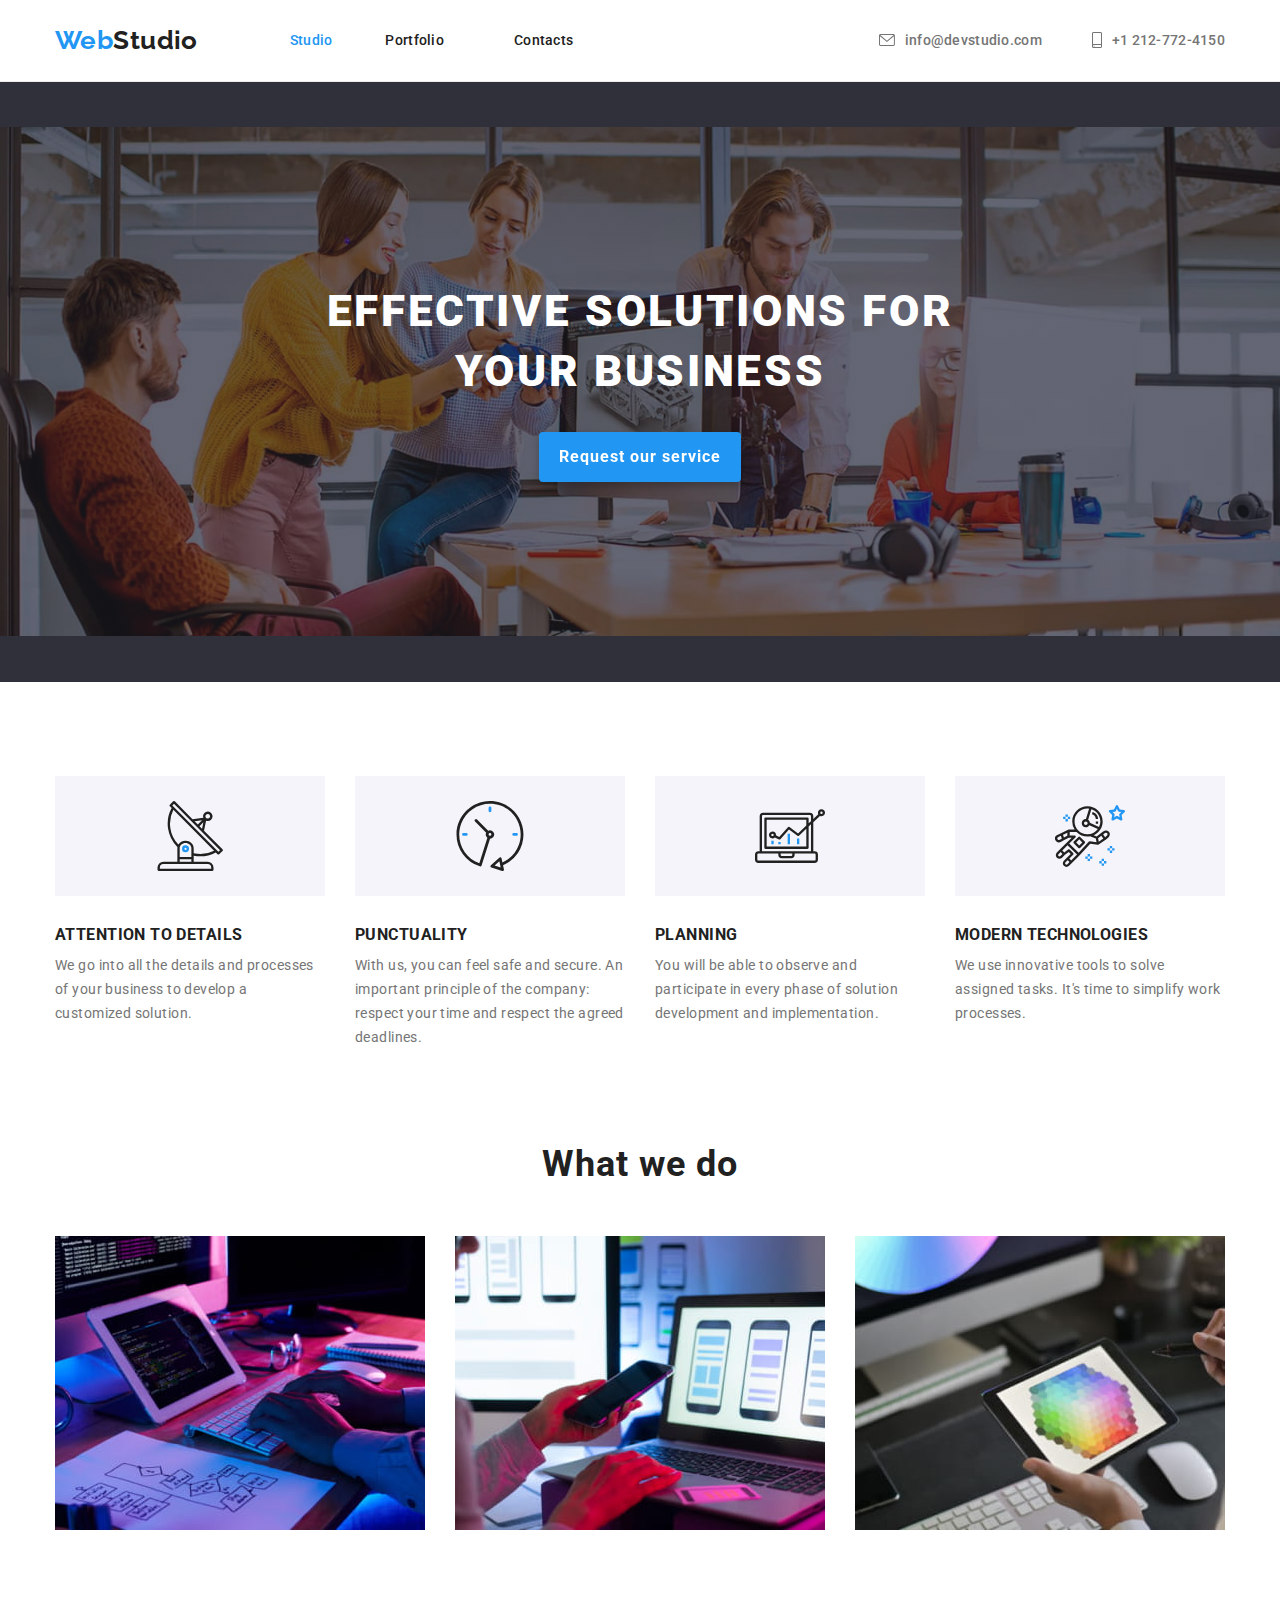
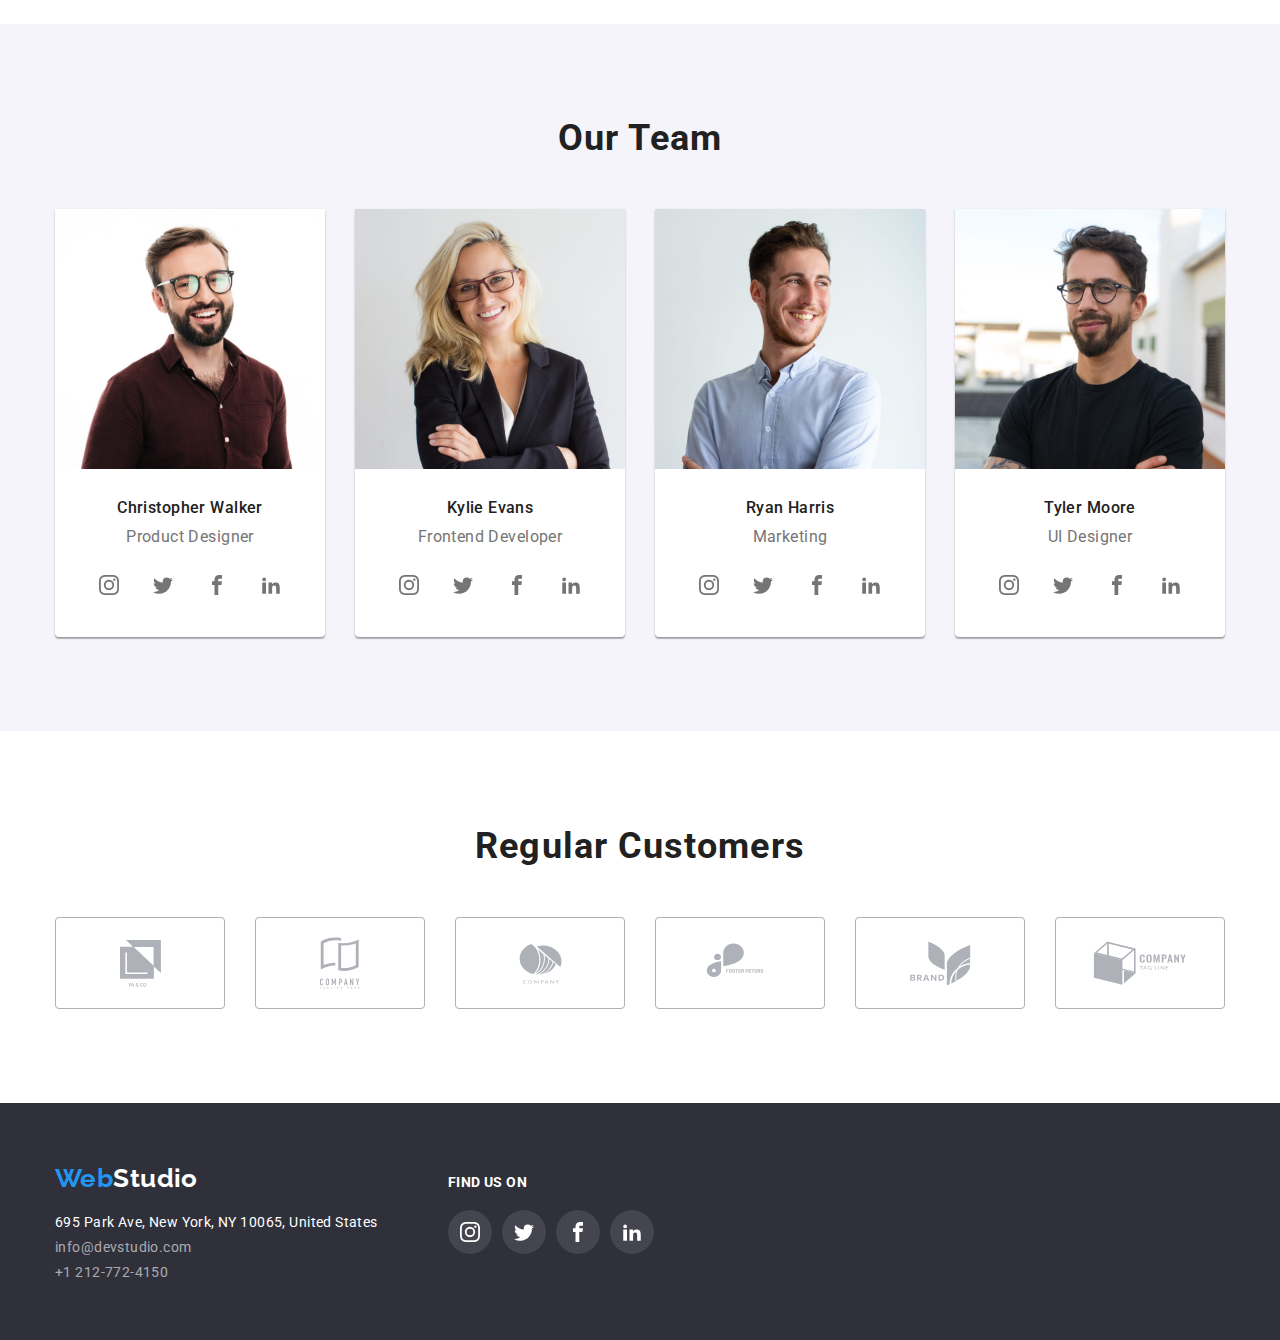
<file: index.html>
<!DOCTYPE html>
<html lang="en">
  <head>
    <meta charset="UTF-8" />
    <meta http-equiv="X-UA-Compatible" content="IE=edge" />
    <meta name="viewport" content="width=device-width, initial-scale=1.0" />
    <title>Studio</title>
    <link rel="preconnect" href="https://fonts.googleapis.com" />
    <link rel="preconnect" href="https://fonts.gstatic.com" crossorigin />
    <link href="https://fonts.googleapis.com/css2?family=Montserrat:wght@400;700&family=Raleway:wght@700&family=Roboto:wght@400;500;700;900&display=swap" rel="stylesheet"/> 
    <link
      rel="stylesheet"
      href="https://cdnjs.cloudflare.com/ajax/libs/modern-normalize/1.0.0/modern-normalize.min.css"
    />
    <link rel="stylesheet" href="./css/styles.css" />
  </head>
  <body>
    <!--------------------- Header -------------------->
    <header class="header">
      <nav class="header-nav container">
        <a href="" class="logo"><span class="logo-span">Web</span>Studio</a>
        <ul class="header-nav-list">
          <li>
            <a href="" class="header-link current">Studio</a>
          </li>
          <li>
            <a href="./portfolio.html" class="header-link" target="_self"
              >Portfolio</a
            >
          </li>
          <li>
            <a href="" class="header-link">Contacts</a>
          </li>
        </ul>
        <div class="header-contacts">
          <a
            href="mailto:info@devstudio.com"
            class="header-link header-contacts-mail"
          >
            <svg class="icon header-contacts-envelope">
              <use href="./images/icons.svg#icon-envelope"></use>
            </svg>
            info@devstudio.com
          </a>
          <a
            href="tel:+12127724150"
            id="test"
            class="header-link header-contacts-phone"
          >
            <svg id="test-svg" class="icon header-contacts-smartphone">
              <use href="./images/icons.svg#icon-smartphone"></use>
            </svg>
            +1 212-772-4150
          </a>
        </div>
      </nav>
    </header>

    <!---------------------- Main content --------------------->
    <main class="main">
      <section class="main-header">
        <h1 class="main-header-title">EFFECTIVE SOLUTIONS FOR YOUR BUSINESS</h1>
        <button type="button" class="main-header-btn">
          Request our service
        </button>
      </section>

      <!-- features -->
      <section class="main-features section">
        <div class="container">
          <h2 class="main-features-header">Features</h2>
          <ul class="main-features-list">
            <li>
              <div>
                <svg>
                  <use href="./images/icons.svg#features-icon-1"></use>
                </svg>
              </div>
              <h3 class="main-features-title">ATTENTION TO DETAILS</h3>
              <p class="main-features-p">
                We go into all the details and processes of your business to
                develop a customized solution.
              </p>
            </li>
            <li>
              <div>
                <svg>
                  <use href="./images/icons.svg#features-icon-2"></use>
                </svg>
              </div>
              <h3 class="main-features-title">PUNCTUALITY</h3>
              <p class="main-features-p">
                With us, you can feel safe and secure. An important principle of
                the company: respect your time and respect the agreed deadlines.
              </p>
            </li>
            <li>
              <div>
                <svg>
                  <use href="./images/icons.svg#features-icon-3"></use>
                </svg>
              </div>
              <h3 class="main-features-title">PLANNING</h3>
              <p class="main-features-p">
                You will be able to observe and participate in every phase of
                solution development and implementation.
              </p>
            </li>
            <li>
              <div>
                <svg>
                  <use href="./images/icons.svg#features-icon-4"></use>
                </svg>
              </div>
              <h3 class="main-features-title">MODERN TECHNOLOGIES</h3>
              <p class="main-features-p">
                We use innovative tools to solve assigned tasks. It's time to
                simplify work processes.
              </p>
            </li>
          </ul>
        </div>
      </section>

      <!-- what we do -->
      <section class="main-what-we-do section">
        <div class="container">
          <h2 class="main-what-we-do-header">What we do</h2>
          <ul class="main-what-we-do-list">
            <li>
              <img
                src="./images/what-we-do-img.jpg"
                alt="programer writing code"
              />
            </li>
            <li>
              <img
                src="./images/what-we-do-img1.jpg"
                alt="programer holding phone"
              />
            </li>
            <li>
              <img
                src="./images/what-we-do-img2.jpg"
                alt="programer holding ipad"
              />
            </li>
          </ul>
        </div>
      </section>

      <!------- our team --------->
      <section class="main-our-team section">
        <div class="container">
          <h2 class="main-our-team-header">Our Team</h2>
          <ul class="main-our-team-list">
            <li>
              <img
                src="./images/our-team-img.jpg"
                alt="picture of Christopher Walker"
              />
              <div>
                <h3 class="main-our-team-title">Christopher Walker</h3>
                <p class="main-our-team-p">Product Designer</p>
              </div>
              <ul class="main-our-team-links social-accounts">
                <li>
                  <a href="" aria-label="instagram link">
                    <svg>
                      <use href="./images/icons.svg#icon-instagram"></use>
                    </svg>
                  </a>
                </li>
                <li>
                  <a href="" aria-label="twitter link">
                    <svg>
                      <use href="./images/icons.svg#icon-twitter"></use>
                    </svg>
                  </a>
                </li>
                <li>
                  <a href="" aria-label="facebook link">
                    <svg>
                      <use href="./images/icons.svg#icon-facebook"></use>
                    </svg>
                  </a>
                </li>
                <li>
                  <a href="" aria-label="linkedin link">
                    <svg>
                      <use href="./images/icons.svg#icon-linkedin"></use>
                    </svg>
                  </a>
                </li>
              </ul>
            </li>
            <li>
              <img src="./images/our-team-img-1.jpg" alt="Kylie Evans photo" />
              <div>
                <h3 class="main-our-team-title">Kylie Evans</h3>
                <p class="main-our-team-p">Frontend Developer</p>
              </div>
              <ul class="main-our-team-links social-accounts">
                <li>
                  <a href="" aria-label="instagram link">
                    <svg>
                      <use href="./images/icons.svg#icon-instagram"></use>
                    </svg>
                  </a>
                </li>
                <li>
                  <a href="" aria-label="twitter link">
                    <svg>
                      <use href="./images/icons.svg#icon-twitter"></use>
                    </svg>
                  </a>
                </li>
                <li>
                  <a href="" aria-label="facebook link">
                    <svg>
                      <use href="./images/icons.svg#icon-facebook"></use>
                    </svg>
                  </a>
                </li>
                <li>
                  <a href="" aria-label="linkedin link">
                    <svg>
                      <use href="./images/icons.svg#icon-linkedin"></use>
                    </svg>
                  </a>
                </li>
              </ul>
            </li>
            <li>
              <img src="./images/our-team-img-2.jpg" alt="Ryan Harris Photo" />
              <div>
                <h3 class="main-our-team-title">Ryan Harris</h3>
                <p class="main-our-team-p">Marketing</p>
              </div>
              <ul class="main-our-team-links social-accounts">
                <li>
                  <a href="" aria-label="instagram link">
                    <svg>
                      <use href="./images/icons.svg#icon-instagram"></use>
                    </svg>
                  </a>
                </li>
                <li>
                  <a href="" aria-label="twitter link">
                    <svg>
                      <use href="./images/icons.svg#icon-twitter"></use>
                    </svg>
                  </a>
                </li>
                <li>
                  <a href="" aria-label="facebook link">
                    <svg>
                      <use href="./images/icons.svg#icon-facebook"></use>
                    </svg>
                  </a>
                </li>
                <li>
                  <a href="" aria-label="linkedin link">
                    <svg>
                      <use href="./images/icons.svg#icon-linkedin"></use>
                    </svg>
                  </a>
                </li>
              </ul>
            </li>
            <li>
              <img src="./images/our-team-img-3.jpg" alt="Tyler Moore photo" />
              <div>
                <h3 class="main-our-team-title">Tyler Moore</h3>
                <p class="main-our-team-p">UI Designer</p>
              </div>
              <ul class="main-our-team-links social-accounts">
                <li>
                  <a href="" aria-label="instagram link">
                    <svg>
                      <use href="./images/icons.svg#icon-instagram"></use>
                    </svg>
                  </a>
                </li>
                <li>
                  <a href="" aria-label="twitter link">
                    <svg>
                      <use href="./images/icons.svg#icon-twitter"></use>
                    </svg>
                  </a>
                </li>
                <li>
                  <a href="">
                    <svg>
                      <use href="./images/icons.svg#icon-facebook"></use>
                    </svg>
                  </a>
                </li>
                <li>
                  <a href="" aria-label="linkedin link">
                    <svg>
                      <use href="./images/icons.svg#icon-linkedin"></use>
                    </svg>
                  </a>
                </li>
              </ul>
            </li>
          </ul>
        </div>
      </section>

      <!-- regular customers --->
      <section class="main-customers section">
        <div class="container">
          <h2>Regular Customers</h2>
          <ul class="main-customers-list">
            <li class="main-customers-icon" aria-label="company-1">
              <a href="">
                <svg>
                  <use href="./images/icons.svg#icon-customers-1"></use>
                </svg>
              </a>
            </li>
            <li class="main-customers-icon" aria-label="company-2">
              <a href="">
                <svg>
                  <use href="./images/icons.svg#icon-customers-2"></use>
                </svg>
              </a>
            </li>
            <li class="main-customers-icon" aria-label="company-3">
              <a href="">
                <svg>
                  <use href="./images/icons.svg#icon-customers-3"></use>
                </svg>
              </a>
            </li>
            <li class="main-customers-icon" aria-label="company-4">
              <a href="">
                <svg>
                  <use href="./images/icons.svg#icon-customers-4"></use>
                </svg>
              </a>
            </li>
            <li class="main-customers-icon" aria-label="company-5">
              <a href="">
                <svg>
                  <use href="./images/icons.svg#icon-customers-5"></use>
                </svg>
              </a>
            </li>
            <li class="main-customers-icon" aria-label="company-6">
              <a href="">
                <svg>
                  <use href="./images/icons.svg#icon-customers-6"></use>
                </svg>
              </a>
            </li>
          </ul>
        </div>
      </section>
    </main>

    <!------------------------- footer ---------------------->
    <footer class="footer">
      <div class="container">
        <div class="footer-box">
          <a href="" class="logo"><span class="logo-span">Web</span>Studio</a>
          <address>
            <ul class="footer-address-list">
              <li>
                <a
                  href="https://goo.gl/maps/p9hUCcMR8sWm7efz9"
                  class="footer-address"
                  target="_blank"
                  rel="noopener noreferrer"
                >
                  695 Park Ave, New York, NY 10065, <span>United States</span>
                </a>
              </li>
              <li>
                <a href="mailto:info@devstudio.com" class="footer-contact"
                  >info@devstudio.com</a
                >
              </li>
              <li>
                <a href="tel:+12127724150" class="footer-contact"
                  >+1 212-772-4150</a
                >
              </li>
            </ul>
          </address>
        </div>
        <div class="footer-social-accounts">
          <p>Find us on</p>
          <ul class="social-accounts">
            <li>
              <a href="" aria-label="instagram link">
                <svg>
                  <use href="./images/icons.svg#icon-instagram"></use>
                </svg>
              </a>
            </li>
            <li>
              <a href="" aria-label="twitter link">
                <svg>
                  <use href="./images/icons.svg#icon-twitter"></use>
                </svg>
              </a>
            </li>
            <li>
              <a href="" aria-label="facebook link">
                <svg>
                  <use href="./images/icons.svg#icon-facebook"></use>
                </svg>
              </a>
            </li>
            <li>
              <a href="" aria-label="linkedin link">
                <svg>
                  <use href="./images/icons.svg#icon-linkedin"></use>
                </svg>
              </a>
            </li>
          </ul>
        </div>
      </div>
    </footer>
  </body>
</html>
</file>
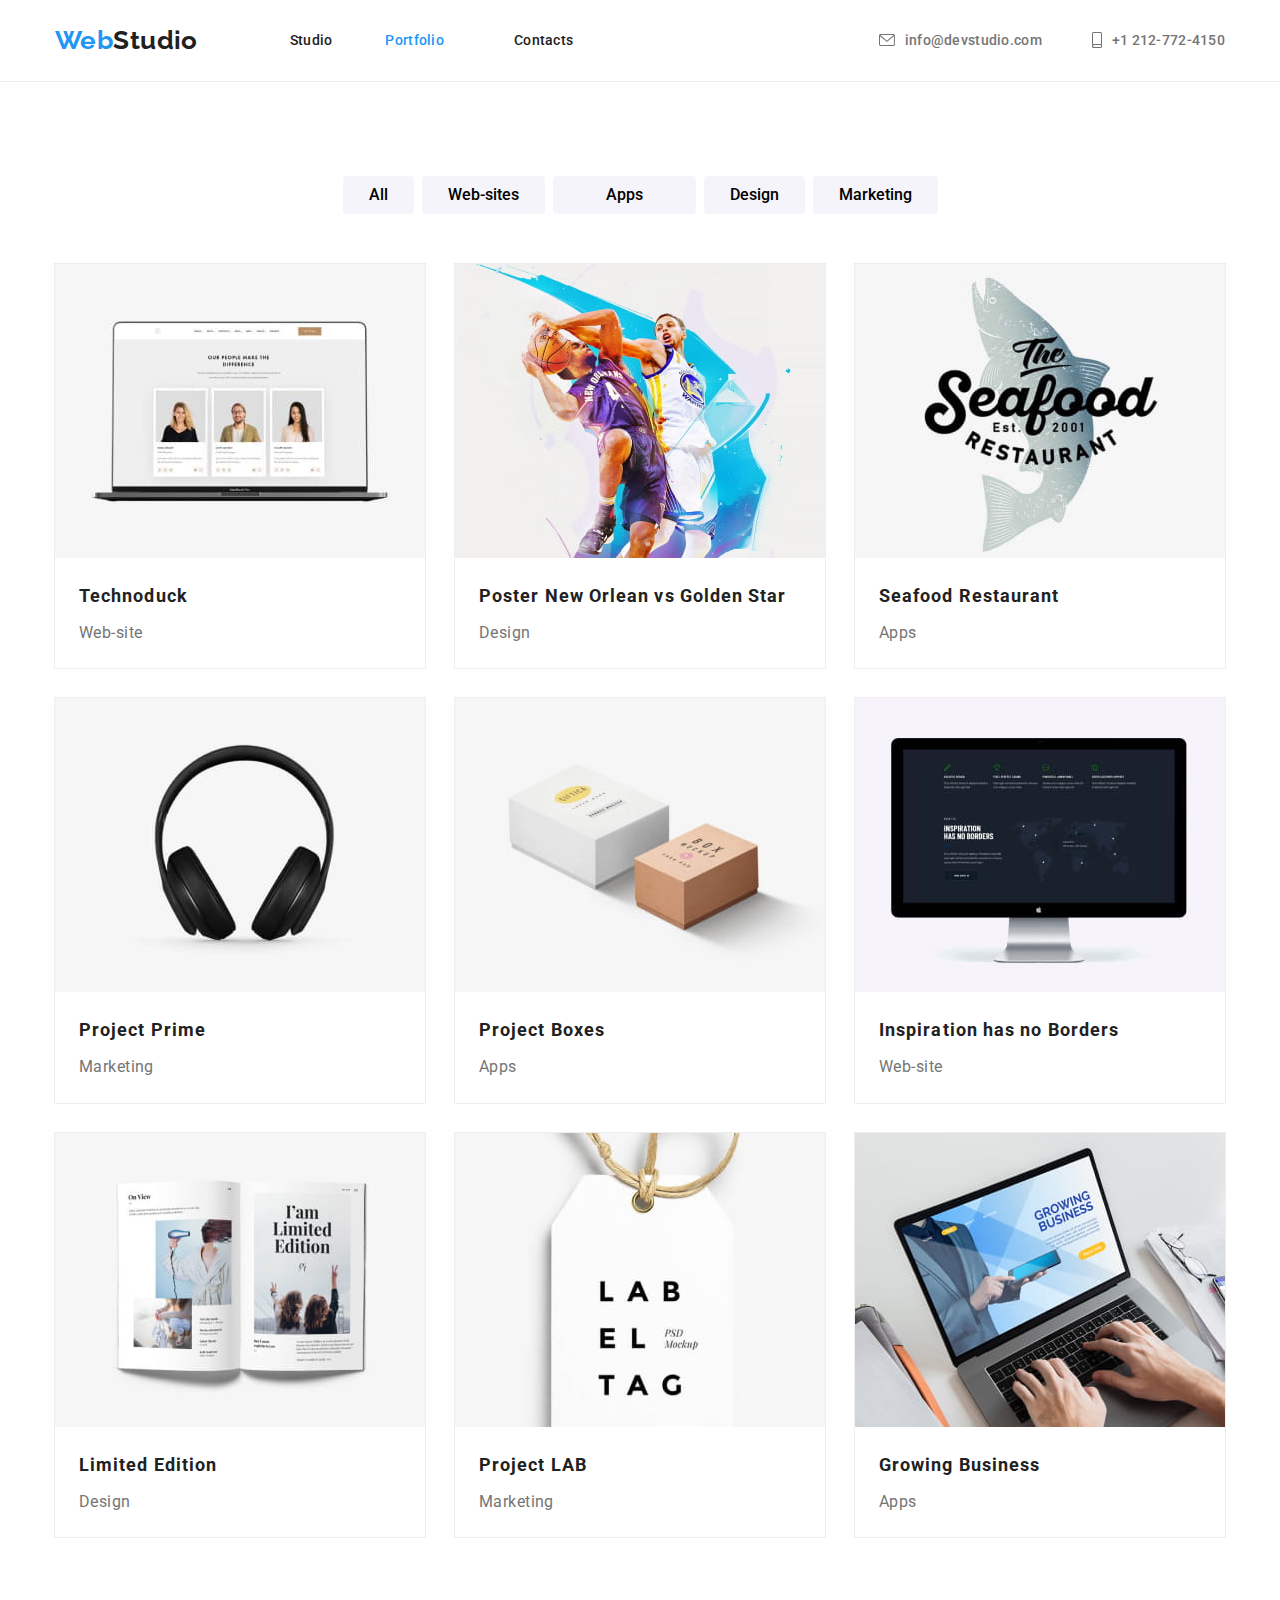
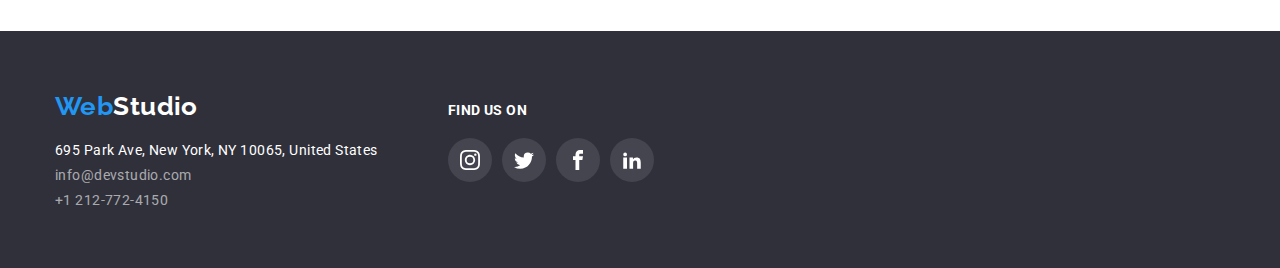
<file: portfolio.html>
<!DOCTYPE html>
<html lang="en">
  <head>
    <meta charset="UTF-8" />
    <meta http-equiv="X-UA-Compatible" content="IE=edge" />
    <meta name="viewport" content="width=device-width, initial-scale=1.0" />
    <title>Portfolio</title>
    <link rel="preconnect" href="https://fonts.googleapis.com" />
    <link rel="preconnect" href="https://fonts.gstatic.com" crossorigin />
    <link href="https://fonts.googleapis.com/css2?family=Montserrat:wght@400;700&family=Raleway:wght@700&family=Roboto:wght@400;500;700;900&display=swap" rel="stylesheet"/>
    <link
      rel="stylesheet"
      href="https://cdnjs.cloudflare.com/ajax/libs/modern-normalize/1.0.0/modern-normalize.min.css"
    />
    <link rel="stylesheet" href="./css/styles.css" />
  </head>
  <body>
    <!-- Header -->
    <header class="header">
      <nav class="header-nav container">
        <a href="" class="logo"><span class="logo-span">Web</span>Studio</a>
        <ul class="header-nav-list">
          <li>
            <a href="./index.html" class="header-link">Studio</a>
          </li>
          <li>
            <a href="" class="header-link current" target="_self"
              >Portfolio</a
            >
          </li>
          <li>
            <a href="" class="header-link">Contacts</a>
          </li>
        </ul>
        <div class="header-contacts">
          <a
            href="mailto:info@devstudio.com"
            class="header-link header-contacts-mail"
          >
            <svg class="icon header-contacts-envelope">
              <use href="./images/icons.svg#icon-envelope"></use>
            </svg>
            info@devstudio.com
          </a>
          <a
            href="tel:+12127724150"
            id="test"
            class="header-link header-contacts-phone"
          >
            <svg id="test-svg" class="icon header-contacts-smartphone">
              <use href="./images/icons.svg#icon-smartphone"></use>
            </svg>
            +1 212-772-4150
          </a>
        </div>
      </nav>
    </header>

    <!-- Main content -->
    <main class="portfolio-main">
      <section class="section portfolio-main-section">
        <div class="container">
          <!-- filter -->
          <h1 class="portfolio-main-header">Projects</h1>
          <ul class="portfolio-main-filter">
            <li>
              <button type="button" class="portfolio-main-filter-btn">
                All
              </button>
            </li>
            <li>
              <button type="button" class="portfolio-main-filter-btn">
                Web-sites
              </button>
            </li>
            <li>
              <button
                type="button"
                class="portfolio-main-filter-btn potrfolio-main-filter-btn-all"
              >
                Apps
              </button>
            </li>
            <li>
              <button type="button" class="portfolio-main-filter-btn">
                Design
              </button>
            </li>
            <li>
              <button type="button" class="portfolio-main-filter-btn">
                Marketing
              </button>
            </li>
          </ul>
          <!-- projects -->
          <ul class="portfolio-main-projects-list">
            <li>
              <img
                src="images/portfolio-img-1.jpg"
                alt="laptop with three company workers on screen"
              />
              <div>
                <h2 class="portfolio-main-projects-list-title">Technoduck</h2>
                <p class="portfolio-main-projects-list-p">Web-site</p>
              </div>
            </li>
            <li>
              <img
                src="images/portfolio-img-2.jpg"
                alt="two baseball players playing baseball"
              />
              <div>
                <h2 class="portfolio-main-projects-list-title">
                  Poster New Orlean vs Golden Star
                </h2>
                <p class="portfolio-main-projects-list-p">Design</p>
              </div>
            </li>
            <li>
              <img
                src="images/portfolio-img-3.jpg"
                alt="fish with the seafood restaurant label"
              />
              <div>
                <h2 class="portfolio-main-projects-list-title">
                  Seafood Restaurant
                </h2>
                <p class="portfolio-main-projects-list-p">Apps</p>
              </div>
            </li>
            <li>
              <img
                src="images/portfolio-img-4.jpg"
                alt="black wireless headset"
              />
              <div>
                <h2 class="portfolio-main-projects-list-title">
                  Project Prime
                </h2>
                <p class="portfolio-main-projects-list-p">Marketing</p>
              </div>
            </li>
            <li>
              <img
                src="images/portfolio-img-5.jpg"
                alt="two boxes lying near each other"
              />
              <div>
                <h2 class="portfolio-main-projects-list-title">
                  Project Boxes
                </h2>
                <p class="portfolio-main-projects-list-p">Apps</p>
              </div>
            </li>
            <li>
              <img
                src="images/portfolio-img-6.jpg"
                alt="screen with world map"
              />
              <div>
                <h2 class="portfolio-main-projects-list-title">
                  Inspiration has no Borders
                </h2>
                <p class="portfolio-main-projects-list-p">Web-site</p>
              </div>
            </li>
            <li>
              <img
                src="images/portfolio-img-7.jpg"
                alt="open book with limited edition header"
              />
              <div>
                <h2 class="portfolio-main-projects-list-title">
                  Limited Edition
                </h2>
                <p class="portfolio-main-projects-list-p">Design</p>
              </div>
            </li>
            <li>
              <img
                src="images/portfolio-img-8.jpg"
                alt="tag with label tag writing"
              />
              <div>
                <h2 class="portfolio-main-projects-list-title">Project LAB</h2>
                <p class="portfolio-main-projects-list-p">Marketing</p>
              </div>
            </li>
            <li>
              <img
                src="images/portfolio-img-9.jpg"
                alt="laptop with growing business writing on screen"
              />
              <div>
                <h2 class="portfolio-main-projects-list-title">
                  Growing Business
                </h2>
                <p class="portfolio-main-projects-list-p">Apps</p>
              </div>
            </li>
          </ul>
        </div>
      </section>
    </main>

    <!-- footer -->
    <footer class="footer">
      <div class="container">
        <div class="footer-box">
          <a href="" class="logo"><span class="logo-span">Web</span>Studio</a>
          <address>
            <ul class="footer-address-list">
              <li>
                <a
                  href="https://goo.gl/maps/p9hUCcMR8sWm7efz9"
                  class="footer-address"
                  target="_blank"
                  rel="noopener noreferrer"
                >
                  695 Park Ave, New York, NY 10065, <span>United States</span>
                </a>
              </li>
              <li>
                <a href="mailto:info@devstudio.com" class="footer-contact"
                  >info@devstudio.com</a
                >
              </li>
              <li>
                <a href="tel:+12127724150" class="footer-contact"
                  >+1 212-772-4150</a
                >
              </li>
            </ul>
          </address>
        </div>
        <div class="footer-social-accounts">
          <p>Find us on</p>
          <ul class="social-accounts">
            <li>
              <a href="" aria-label="instagram link">
                <svg>
                  <use href="./images/icons.svg#icon-instagram"></use>
                </svg>
              </a>
            </li>
            <li>
              <a href="" aria-label="twitter link">
                <svg>
                  <use href="./images/icons.svg#icon-twitter"></use>
                </svg>
              </a>
            </li>
            <li>
              <a href="" aria-label="facebook link">
                <svg>
                  <use href="./images/icons.svg#icon-facebook"></use>
                </svg>
              </a>
            </li>
            <li>
              <a href="" aria-label="linkedin link">
                <svg>
                  <use href="./images/icons.svg#icon-linkedin"></use>
                </svg>
              </a>
            </li>
          </ul>
        </div>
      </div>
    </footer>
  </body>
</html>
</file>
<file: css/styles.css>
:root{
    --primary-text-color: #757575;
    --primary-header-color: #212121;
    --secondary-text-color: #FFFFFF;
    --accent-color: #2196F3;
    --background-color-1: #ECECEC;
    --background-color-2: #2F303A;
    --background-color-3: #F5F4FA;
    --background-color-4: #FFFFFF;
    --background-color-5: #E5E5E5;
    --background-color-6: #AFB1B8;
    --portfolio-border-color: #EEEEEE;
    --text-rgba-color: rgba(255, 255, 255, 0.6);
    --border-color-black: #000000;
    --border-color-grey: #AFB1B8;
}

body{
    font-family: 'Roboto', sans-serif;
    font-size: 14px;
    letter-spacing: 0.03em;
    
    color: var(--primary-text-color);
    background-color: var(--background-color-4);
}

h1,h2,h3,h4,h5,h6{
    color: var(--primary-header-color);
}

a{
    color: var(--primary-header-color);
}

a:hover,
.header-contacts-envelope:hover,
.header-contacts-smartphone:hover,
a:focus,
.header-contacts-envelope:focus,
.header-contacts-smartphone:focus{
    color: var(--accent-color);
    fill: currentColor; 
}

button{
    cursor: pointer;
}
.container{
    width: 1200px;
    margin: 0;
    margin: auto;
    padding: 0px 15px;
}

.section{
    padding-top: 94px;
    padding-bottom: 94px;
}

img{
    display: block;
}

.logo{
    font-family: 'Raleway';
    font-weight: 700;
    font-size: 26px;
    line-height: 1.19;
    text-decoration: none;
}
.logo-span{
    color: var(--accent-color);
}

/*-------- social accounts links ------------ */
.social-accounts{
    height: 44px;
    padding: 0;
    margin: 0;
    display: flex;
    gap: 10px;
}
.social-accounts li{
    padding: 0;
    margin: 0;
}

.social-accounts a{
    width: 44px;
    height: 44px;
    display: flex;
    align-items: center;
    justify-content: center;

    color: var(--primary-text-color);

    border-radius: 50%;
}

.social-accounts svg{
    width: 20px;
    height: 20px;
    margin: 0;

    fill: currentColor;
}

.social-accounts a:hover,
.social-accounts a:focus{
    color: var(--background-color-4);
    background-color: var(--accent-color);
}

.social-accounts svg:hover,
.social-accounts svg:hover{
    fill: currentColor;
}
/*===================== header ====================*/
.header{
    border-bottom: 1px solid var(--background-color-1);
}

.header .logo{
    padding: 25px 0px 25px 0px;
    margin: 0;
    margin-right: 92px;

    color: var(--primary-header-color);
}

.header-nav{
    display: flex;
    align-items: center;
}
    /*--------- navigation list ---------*/
.header-nav-list{
    list-style: none;
    margin: 0;
    padding-left: 0;
    padding-bottom: 0;
    display: flex;
    margin-right: auto;
}

.header-nav-list li:nth-child(1){
    margin-right: 53px;
}

.header-nav-list li:nth-child(2){
    margin-right: 70px;
}

.header a{
    text-decoration: none;
}

.header-link{
    font-weight: 500;
    line-height: 1.4;
    letter-spacing: 0.02em;
}
    /*----- current page navigation text color ------*/
.header .current{
    color: var(--accent-color);
}

    /*------ div with contacts -------*/
.header-contacts{
    display: inline-block;
    text-align: center;
    display: flex;
}

.header-contacts .header-link{
    display: flex;
    align-items: center;
}

.header-contacts-phone,
.header-contacts-mail{
    color: var(--primary-text-color);
}

.header-contacts-mail{
    margin-right: 50px;
}
/*-------- contacts SVG --------*/
/* svg mail */
.header-contacts-envelope{
    margin-right: 10px;
    width: 16px;
    height: 12px;
    fill: currentColor;
}
/* svg smartphone */
.header-contacts-smartphone{
    margin-right: 10px;
    width: 10px;
    height: 16px;
    fill: currentColor;
}

/*====================== footer ====================== */
.footer{
    padding-top: 60px;
    padding-bottom: 60px;

    background-color: var(--background-color-2);
}
.footer .container{
    display: flex;
    align-items: baseline;
}
.footer-box{
    margin-right: 70px;
}
.footer .logo{
    margin-bottom: 20px;
    display: block;

    color: var(--secondary-text-color);
}

.footer ul{
    list-style: none;
    padding: 0;
    margin: 0;
}

.footer a{
    margin: 0;
    
    text-decoration: none;
    font-style: normal;
}

.footer-address-list li:not(:last-child){
    margin-bottom: 9px;
}

.footer-address{
    color: var(--secondary-text-color)
}

.footer-contact{
    color: var(--text-rgba-color);
}
/* social accounts */
.footer-social-accounts{
    display: inline-block;
}
.footer-social-accounts p{
    margin: 0;
    margin-bottom: 20px;

    font-style: normal;
    font-weight: 700;
    font-size: 14px;
    line-height: 16px;
    letter-spacing: 0.03em;
    text-transform: uppercase;

    color: #FFFFFF;
}
.footer-social-accounts a{
    background: rgba(255, 255, 255, 0.1);
}
.footer-social-accounts svg{
    fill: var(--secondary-text-color);
}
/* ====================index.html=================*/

    /*--------------------- main -------------------*/
.main-what-we-do-header,
.main-our-team-header{
    font-size: 36px;
    line-height: 1.16;
    letter-spacing: 0.03em;
}

    /* main header */
.main-header{
    background-color: var(--background-color-2);
    padding-top: 200px;
    padding-bottom: 200px;

    background-image: linear-gradient(
            to right, 
            rgba(47, 48, 58, 0.4),
            rgba(47, 48, 58, 0.4)
        ), 
        url('../images/main-header-bg.jpg');
    max-width: 1600px;
    background-size: 100%;
    background-position: center;
    background-repeat: no-repeat;
}

.main-header-title{
    margin: auto;
    margin-top: 0;
    margin-bottom: 30px;
    width: 696px;

    font-weight: 900;
    font-size: 44px;
    line-height: 1.36;
    text-align: center;
    letter-spacing: 0.06em;
    text-transform: uppercase;
    color: var(--secondary-text-color);
}

.main-header-btn{
    display: block;
    margin: auto;
    padding: 10px 20px;

    font-family: inherit;
    font-weight: 700;
    font-size: 16px;
    line-height: 1.87;
    letter-spacing: 0.06em;
    color: var(--secondary-text-color);
    
    border-radius: 4px;
    background-color: var(--accent-color);
    border: 0px;
    filter: drop-shadow(0px 4px 4px rgba(0, 0, 0, 0.25));
}

.main-header-btn:hover,
.main-header-btn:focus{
    background-color: #0e6bb7;
}

.main ul{
    list-style: none;
}
    /*------------ features ----------*/
.main-features-header{
    visibility: hidden;
    position: absolute;
}

.main-features-list{
    display: flex;
    gap: 30px;
    margin: 0;
    padding: 0;
}

.main-features-list li{
    width: 270px;
    background-repeat: no-repeat;
    background-position: center;
}

.main-features-list div{
    margin-bottom: 30px;
    width: 270px;
    height: 120px;
    background-color: var(--background-color-3);
    display: flex;
    justify-content: center;
    align-items: center;
}

.main-features-list svg{
    width: 70px;
    height: 70px;
}

.main-features-title{
    margin-top: 0;
    margin-bottom: 10px;

    line-height: 1.14;
    text-transform: uppercase;
}

.main-features-p{
    margin-top: 0;
    margin-bottom: 0;

    line-height: 1.71;
}

    /*----------- what we do -----------*/
.main-what-we-do{
    padding-top: 0px;
    background-color: var(--background-color-4);
}

.main-what-we-do-header{
    margin: 0;
    margin-bottom: 50px;

    text-align: center;
}

.main-what-we-do-list{
    padding: 0;
    margin: 0;
    display: flex;
    gap: 30px;
    flex-wrap: wrap;
}

.main-what-we-do-list img{
    width: 370px;
}

.main-what-we-do li{
    margin-bottom: 0;
}
/*
.main-what-we-do-list li:not(:last-child){
    margin-right: 30px;
}
*/
    /*---------- our team ---------*/
.main-our-team{
    background-color: var(--background-color-3);
}

.main-our-team-header{
    margin: 0;
    margin-bottom: 50px;

    font-size: 36px;
    line-height: 1.16;
    text-align: center;
}

.main-our-team-list{
    padding: 0;
    margin: 0;
    display: flex;

    text-align: center;
    
}

.main-our-team-list > li{
    background-color: var(--background-color-4); 
    border-radius: 0px 0px 4px 4px;
    box-shadow: 0px 1px 3px rgba(0, 0, 0, 0.12), 0px 1px 1px rgba(0, 0, 0, 0.14), 0px 2px 1px rgba(0, 0, 0, 0.2);
}

.main-our-team-list > li:not(:last-child){
    margin-right: 30px;
}

.main-our-team-list img{
    width: 270px;
}

.main-our-team-list div{
    padding-top: 30px;
    margin-bottom: 16px;
}

.main-our-team-title{
    margin: 0;
    margin-bottom: 10px;

    font-weight: 500;
    font-size: 16px;
    line-height: 1.18;
}

.main-our-team-p{
    margin: 0;

    font-size: 16px;
    line-height: 1.18;
}

.main-our-team-links{
    margin: 0;
    margin-bottom: 30px;
    padding: 0 32px;

}

/* ------- Regular Customers ---------*/

.main-customers h2{
    margin: 0;
    margin-bottom: 50px;

    font-style: normal;
    font-size: 36px;
    line-height: calc(42 / 36);
    text-align: center;
    letter-spacing: 0.03em;
}
.main-customers-list{
    padding: 0;
    margin: 0;
    display: flex;
    gap: 30px;
}

/* .main-customers-list li{
    
} */

.main-customers-list a {
    width: 170px;
    height: 92px;
    display: flex;
    justify-content: center;
    align-items: center;
    box-sizing: border-box;
        
    border: 1px var(--border-color-grey) solid;
    border-radius: 4px;
    color: var(--border-color-grey);
}

.main-customers-list a:hover,
.main-customers-list a:focus{
    border-color: var(--accent-color);
    color: var(--accent-color);
    fill: currentColor;
}

.main-customers-list svg{
    fill: currentColor;
}

.main-customers-icon:nth-child(1) svg{
    width: 41px;
    height: 47px;
}
.main-customers-icon:nth-child(2) svg{
    width: 40px;
    height: 52px;
}
.main-customers-icon:nth-child(3) svg{
    width: 43px;
    height: 41px;
}
.main-customers-icon:nth-child(4) svg{
    width: 84px;
    height: 41px;
}
.main-customers-icon:nth-child(5) svg{
    width: 63px;
    height: 45px;
}
.main-customers-icon:nth-child(6) svg{
    width: 94px;
    height: 44px;
}


/*================= portfolio.html ===================*/
.portfolio-main{
    background-color:var(--background-color-4);
}

.portfolio-main ul{
    list-style: none;
}

.portfolio-main-header{
    visibility: hidden;
    position: absolute;
}
 /*-------- filter ------------  */
.portfolio-main-filter{
    margin: 0;
    margin-bottom: 50px;
    padding-left: 0;
    display: flex;
    justify-content: center;

}

    /* portfolio filter buttons */
.portfolio-main-filter li:not(:last-child){
    margin-right: 8px;
}

.portfolio-main-filter-btn{
    font-weight: 500;
    font-size: 16px;
    line-height: 1.62;
    
    background-color: var(--background-color-3);
    border-radius: 4px;
    border: none;
}

.portfolio-main-filter-btn:hover,
.portfolio-main-filter-btn:focus{
    color: var(--secondary-text-color);

    background-color: var(--accent-color);
}

.portfolio-main-filter-btn{
    padding: 6px 26px;
}

.potrfolio-main-filter-btn-all{
    padding: 6px 53px;
}

    /*---------- portfolio projects list ------------*/
.portfolio-main-projects-list{
    padding: 0;
    margin: 0;
    display: flex;
    flex-wrap: wrap;
    gap: 30px;
}

.portfolio-main-projects-list img{
    width: 100%;
}

.portfolio-main-projects-list li{
    background-color: var(--background-color-4);
    box-shadow: 0 0 0 1px var(--portfolio-border-color);
}

.portfolio-main-projects-list li:hover{
    box-shadow: 0px 1px 1px rgba(0, 0, 0, 0.12), 
                0px 4px 4px rgba(0, 0, 0, 0.06), 
                1px 4px 6px rgba(0, 0, 0, 0.16);
}

.portfolio-main-projects-list li:not(:last-child){
    margin-right: 0px;
}

.portfolio-main-projects-list div{
    padding: 20px 24px;
}

.portfolio-main-projects-list-title{
    margin-top: 0;
    margin-bottom: 4px;

    font-size: 18px;
    line-height: 2;
    letter-spacing: 0.06em;
}

.portfolio-main-projects-list-p{
    margin: 0;    
    font-size: 16px;
    line-height: 1.9;
}
</file>
